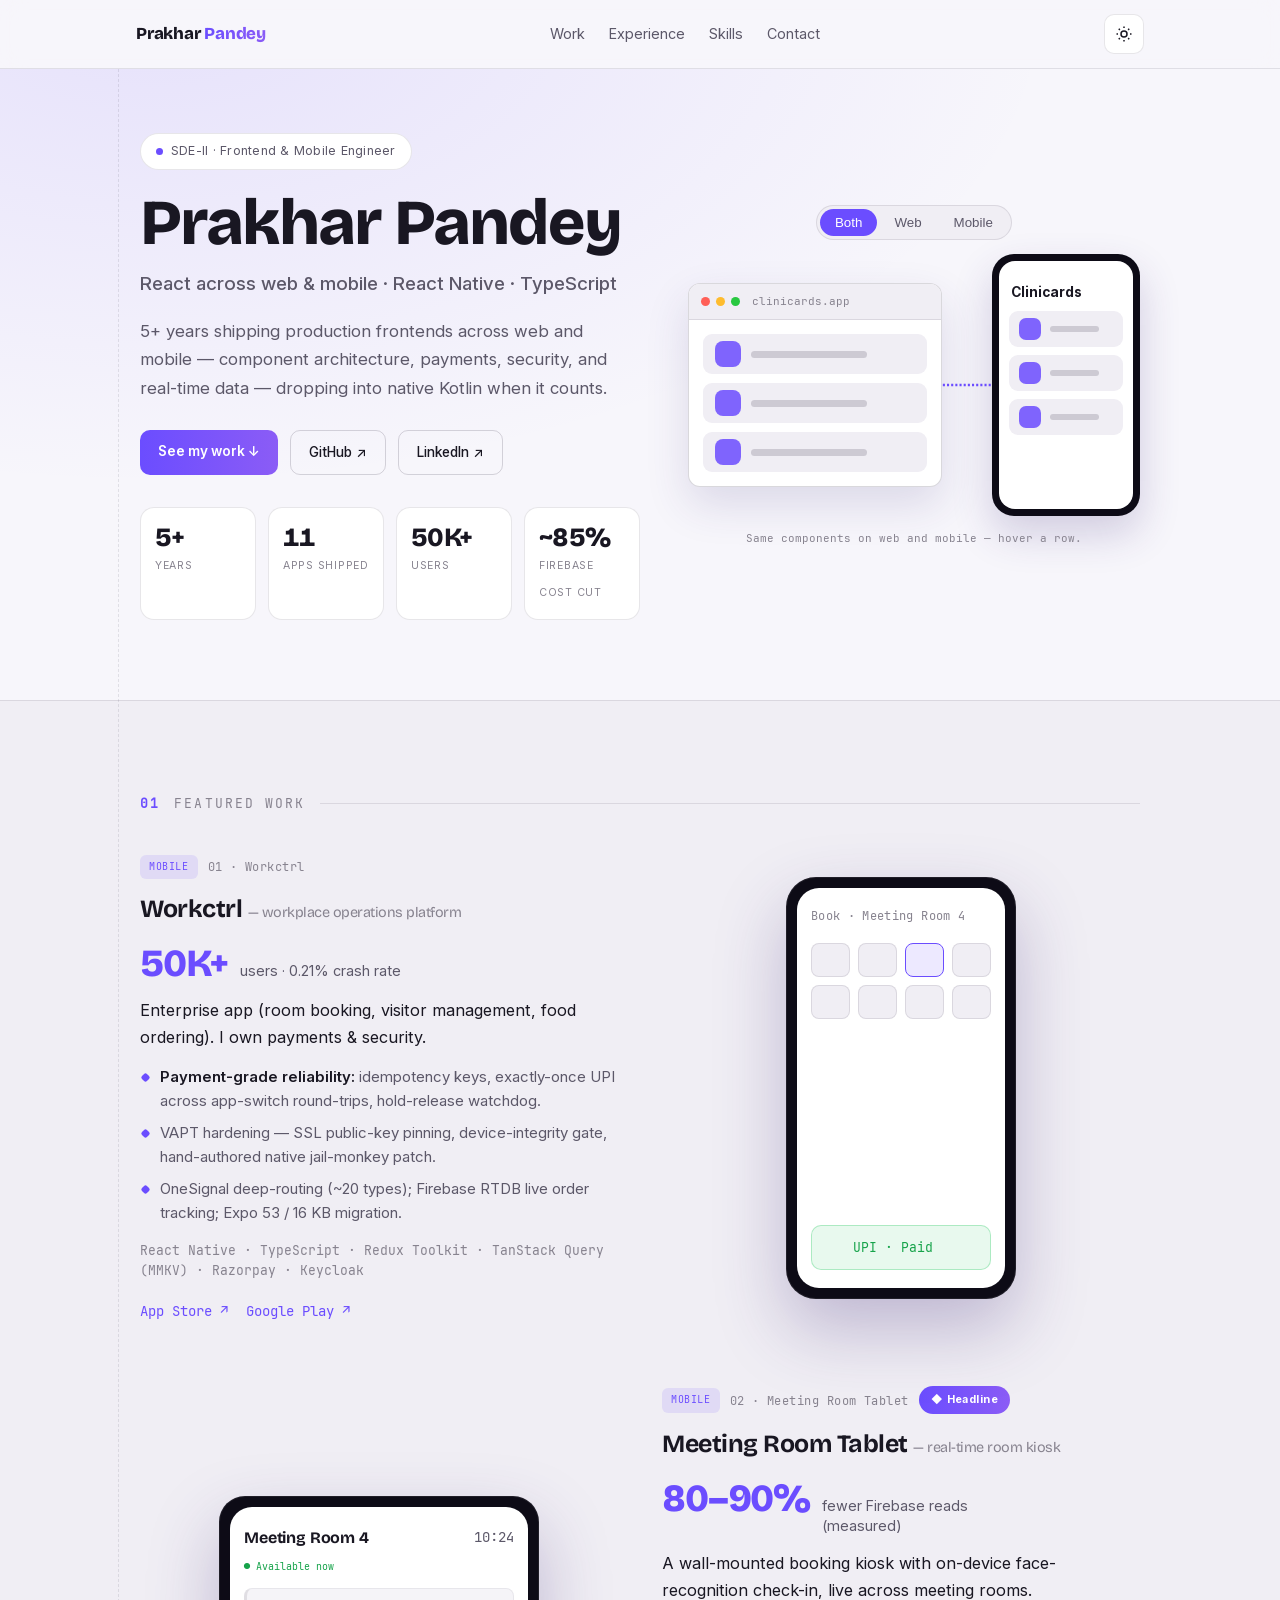
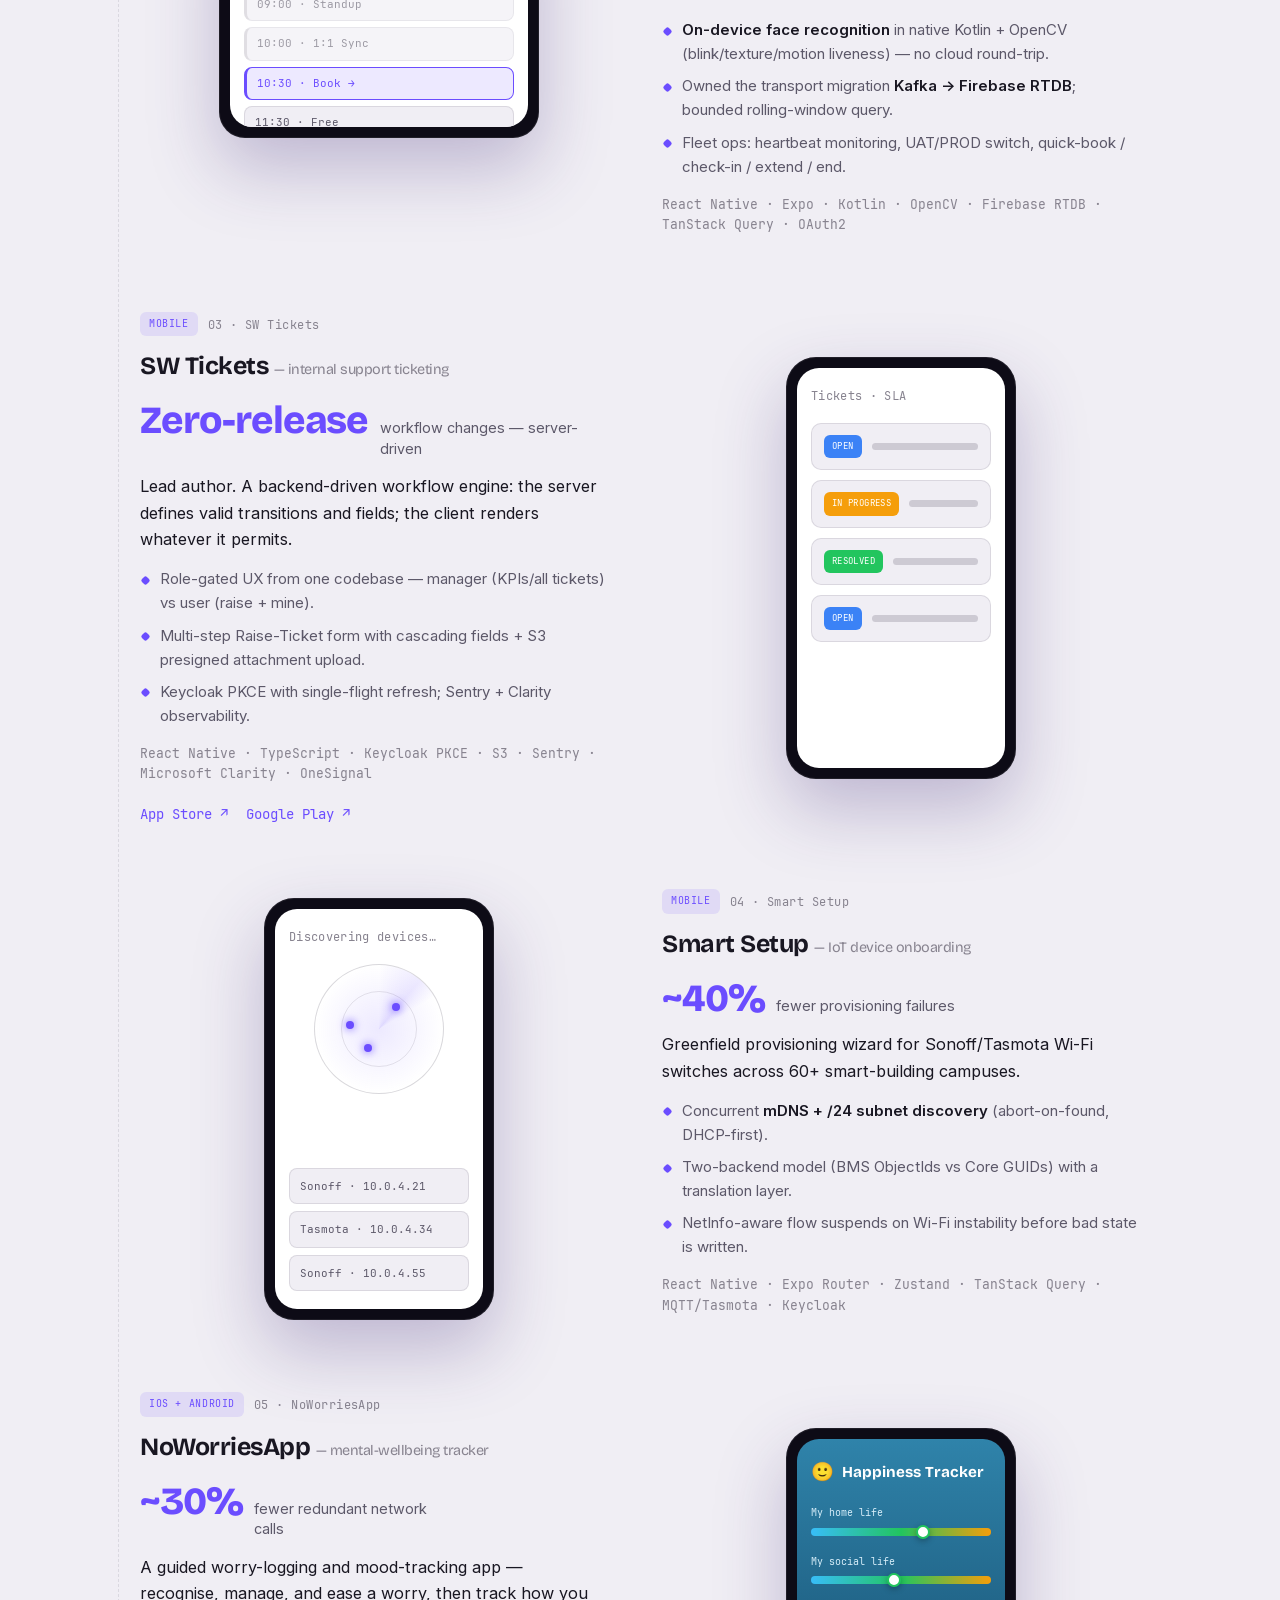
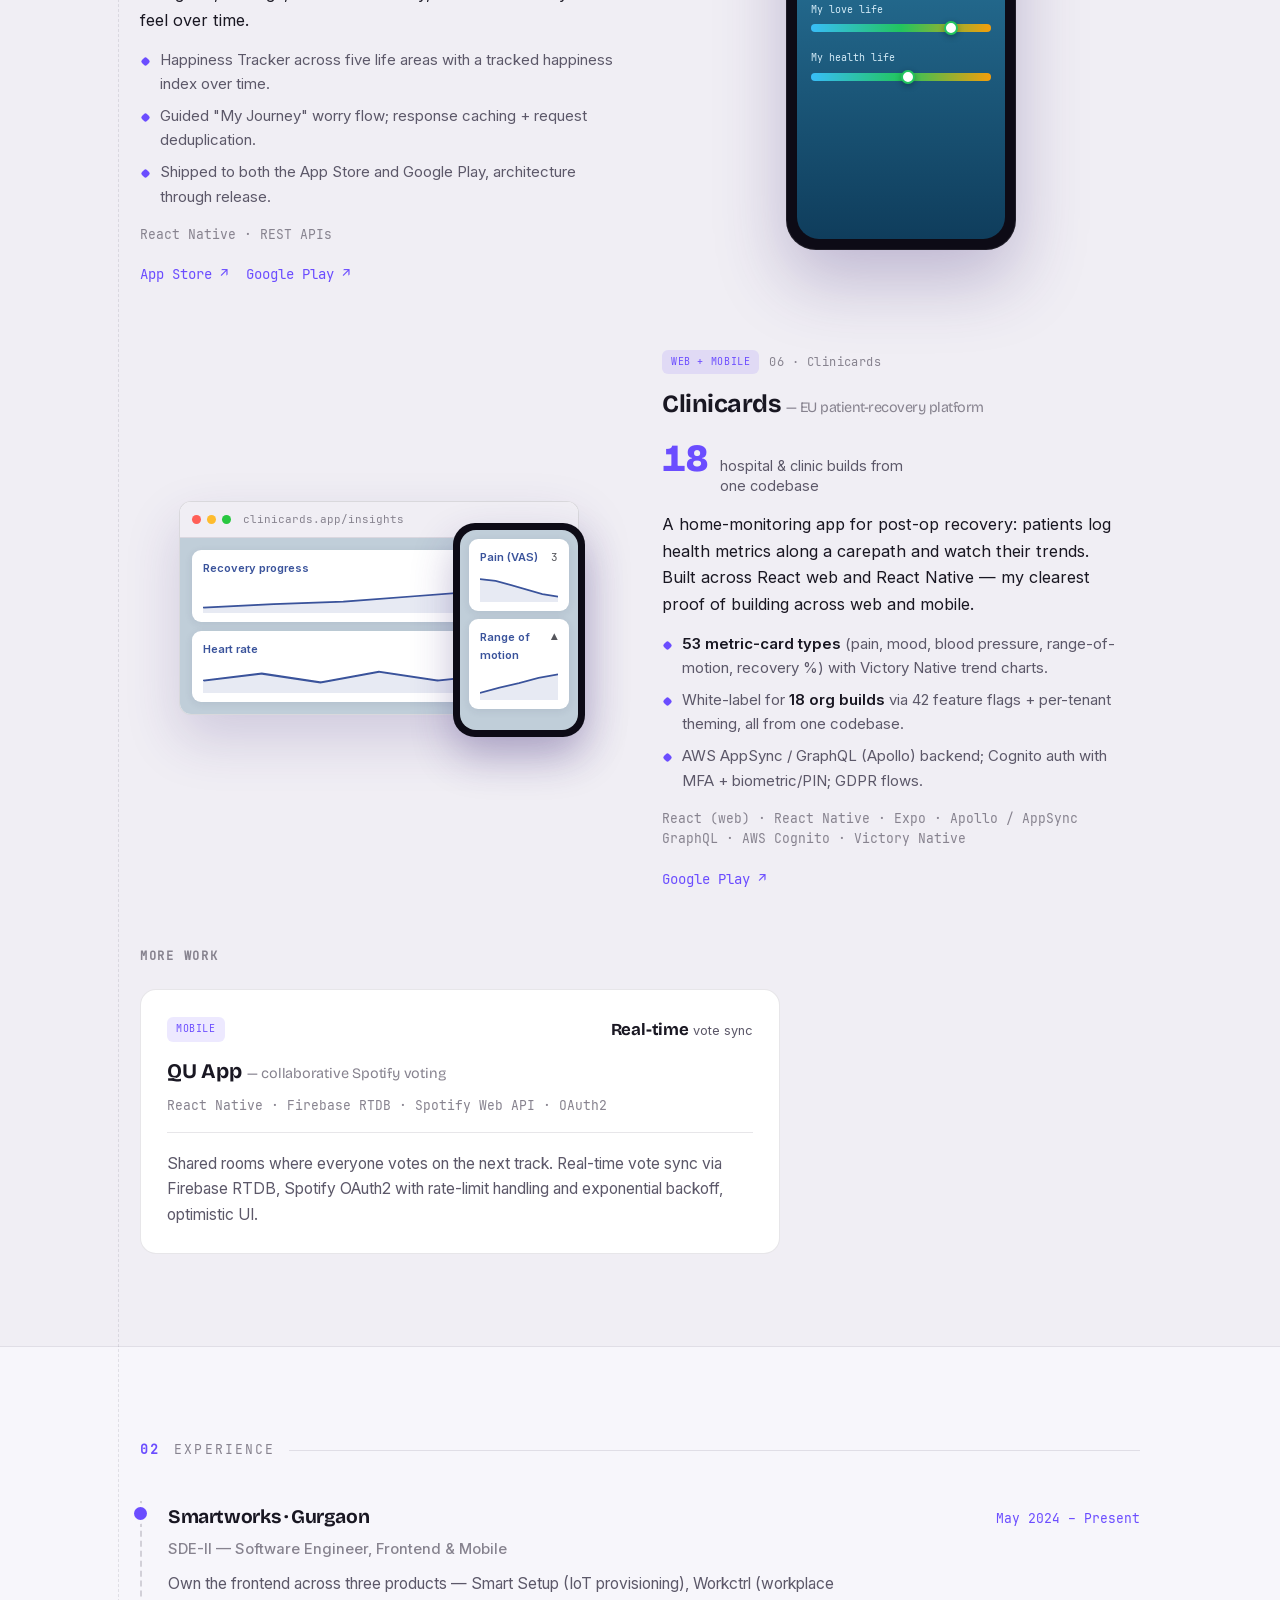
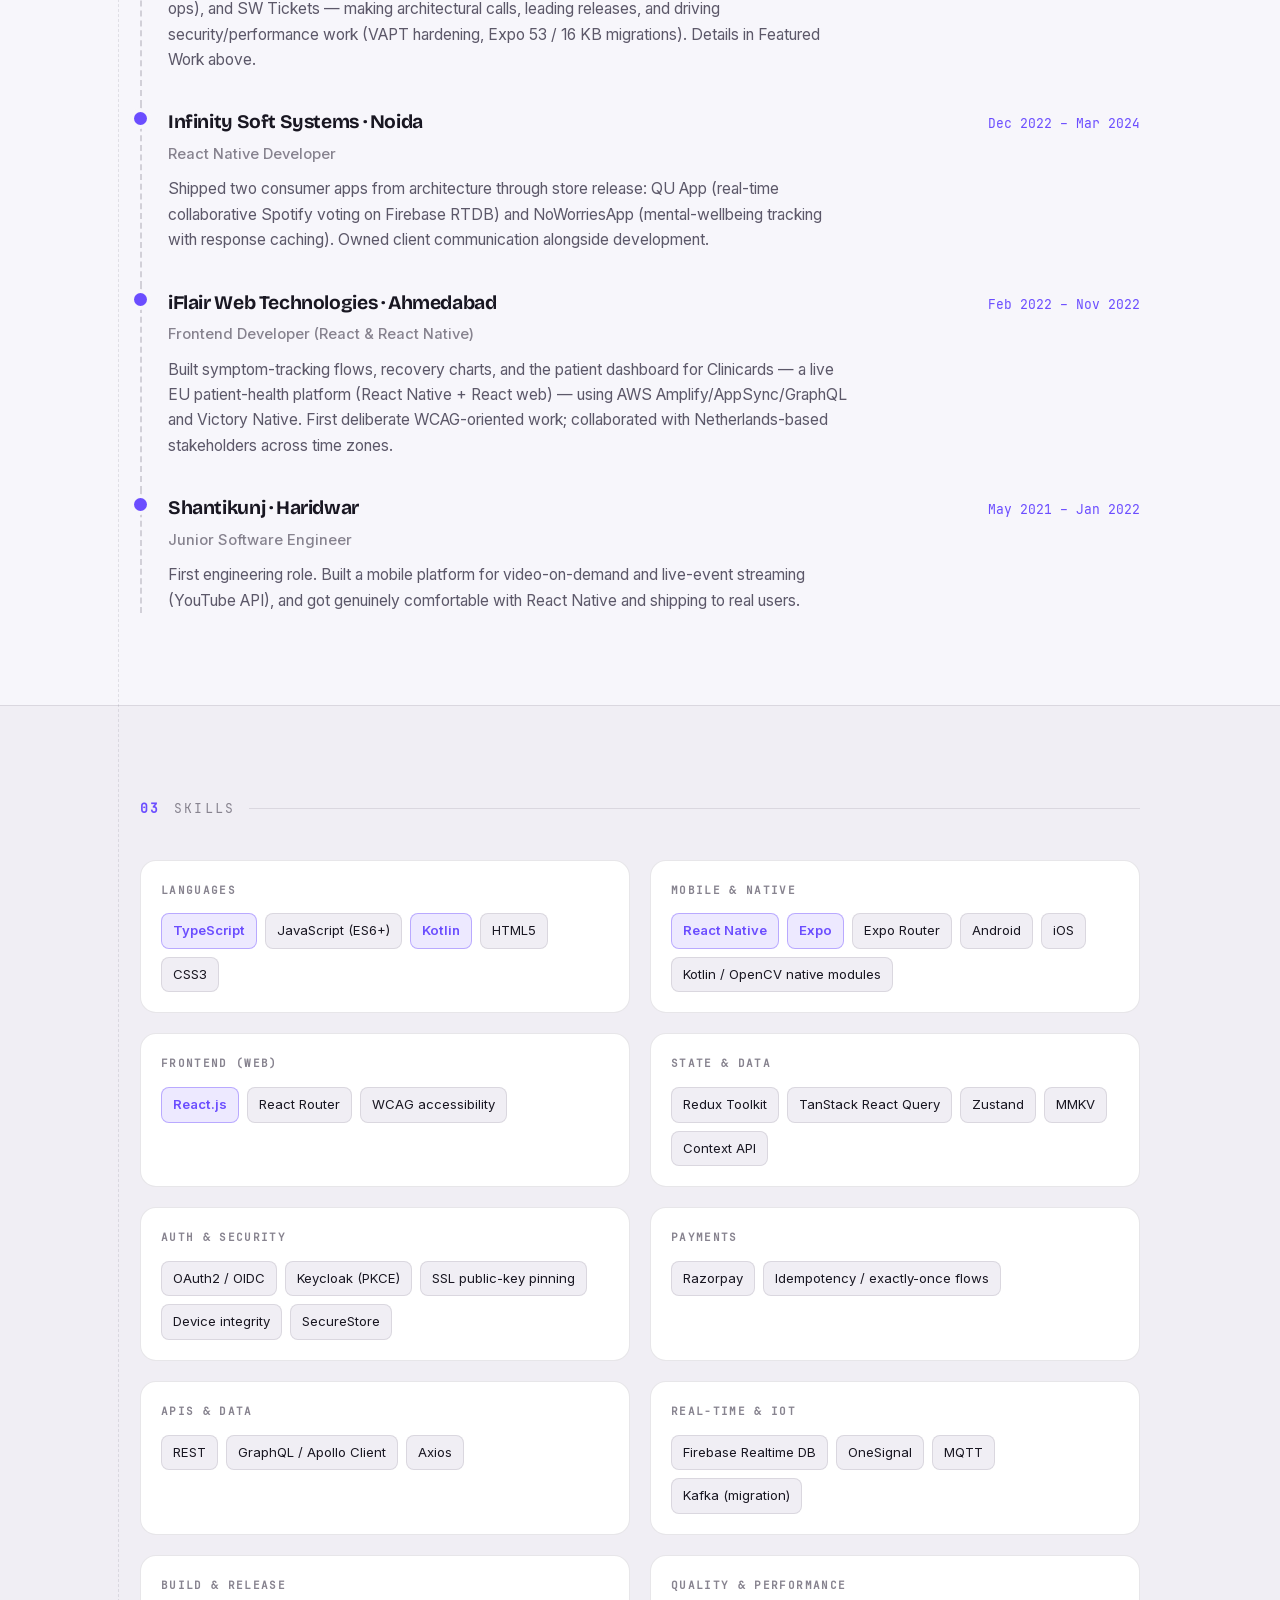
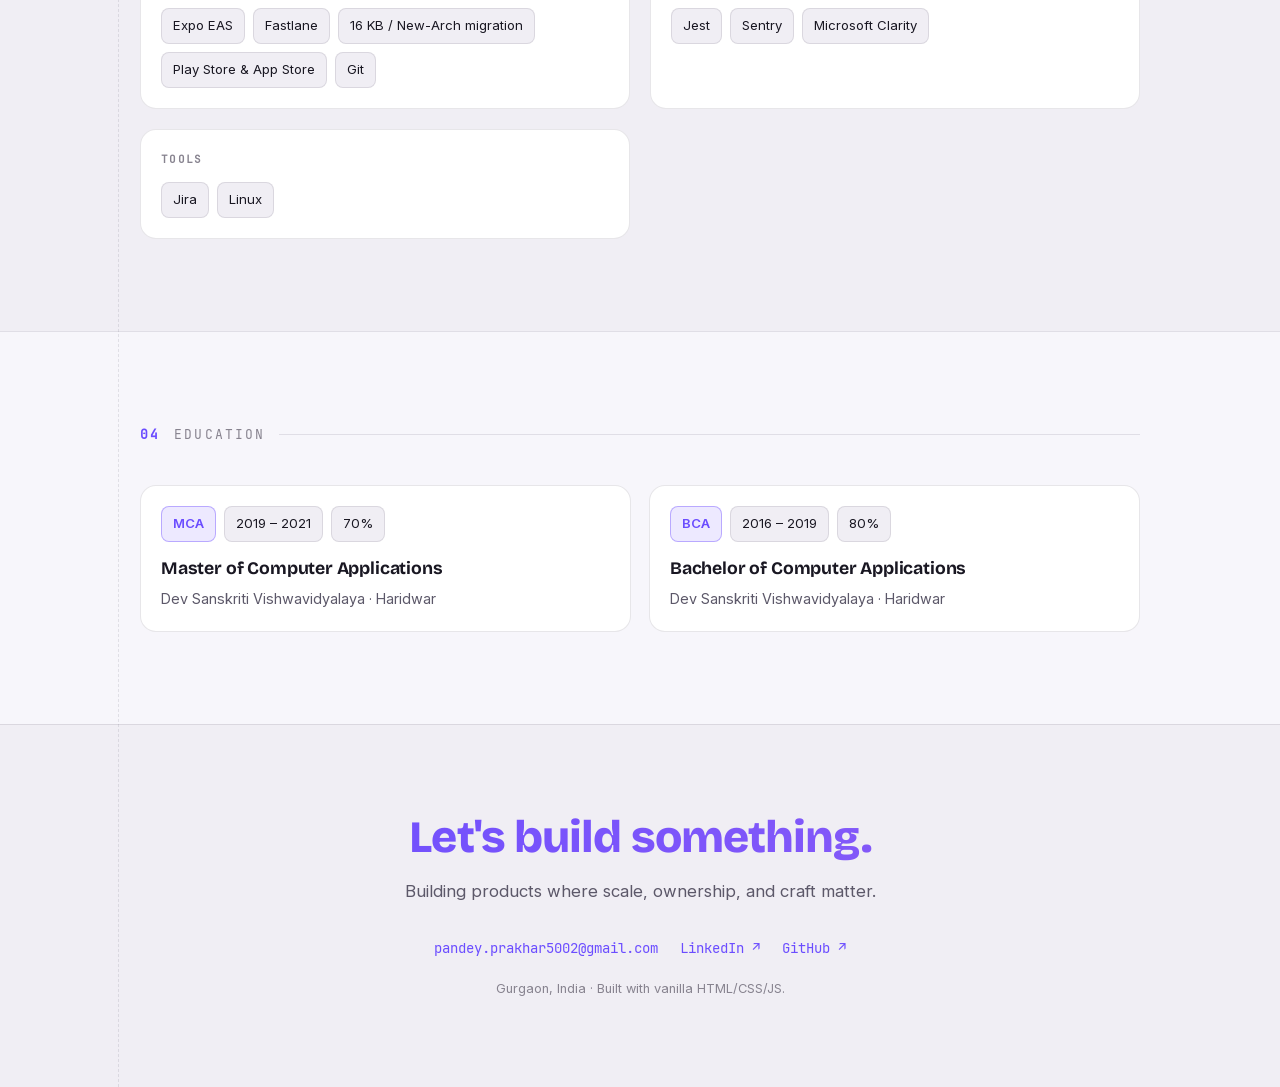
<file: index.html>
<!DOCTYPE html>
<html lang="en">
  <head>
    <meta charset="utf-8" />
    <meta name="viewport" content="width=device-width, initial-scale=1" />
    <meta name="description" content="Prakhar Pandey — SDE-II, Frontend & Cross-Platform Engineer. React, React Native, and TypeScript across web and mobile." />
    <meta name="author" content="Prakhar Pandey" />
    <meta name="theme-color" content="#f7f6fb" />
    <!-- Open Graph -->
    <meta property="og:type" content="website" />
    <meta property="og:title" content="Prakhar Pandey — SDE-II · Frontend & Cross-Platform Engineer" />
    <meta property="og:description" content="SDE-II · React, React Native & TypeScript. 5+ years shipping production apps across web and mobile." />
    <meta property="og:url" content="https://prakhar5002.github.io/" />
    <title>Prakhar Pandey — SDE-II · Frontend & Cross-Platform Engineer</title>
    <link rel="icon" type="image/x-icon" href="assets/img/favicon.ico" />
    <link href="css/styles.css" rel="stylesheet" />
    <noscript><style>.reveal,.reveal-row{opacity:1 !important;transform:none !important}</style></noscript>
  </head>
  <body id="page-top" data-theme="light">
    <nav class="nav" aria-label="Primary">
      <a class="nav-brand" href="#page-top">Prakhar<span class="gradient-text">Pandey</span></a>
      <ul class="nav-links">
        <li><a href="#projects">Work</a></li>
        <li><a href="#experience">Experience</a></li>
        <li><a href="#skills">Skills</a></li>
        <li><a href="#contact">Contact</a></li>
      </ul>
      <div class="nav-actions">
        <button id="theme-toggle" class="icon-btn" aria-label="Toggle light/dark theme" type="button">
          <svg class="icon-moon" aria-hidden="true" width="18" height="18" viewBox="0 0 24 24" fill="none" stroke="currentColor" stroke-width="2"><path d="M21 12.8A9 9 0 1 1 11.2 3a7 7 0 0 0 9.8 9.8Z"/></svg>
          <svg class="icon-sun" aria-hidden="true" width="18" height="18" viewBox="0 0 24 24" fill="none" stroke="currentColor" stroke-width="2"><circle cx="12" cy="12" r="4"/><path d="M12 2v2M12 20v2M2 12h2M20 12h2M5 5l1.5 1.5M17.5 17.5 19 19M19 5l-1.5 1.5M6.5 17.5 5 19"/></svg>
        </button>
      </div>
    </nav>
    <main>
      <section id="about" class="section hero">
        <div class="hero-split">
          <div class="hero-copy reveal">
            <p class="hero-eyebrow"><span class="dot"></span> SDE-II · Frontend &amp; Mobile Engineer</p>
            <h1 class="hero-name">Prakhar Pandey</h1>
            <p class="hero-role">React across web &amp; mobile · React Native · TypeScript</p>
            <p class="hero-lead">5+ years shipping production frontends across web and mobile — component
              architecture, payments, security, and real-time data — dropping into native Kotlin when it counts.</p>
            <div class="hero-cta">
              <a class="btn-cta" href="#projects">See my work ↓</a>
              <a class="btn-ghost" href="https://github.com/Prakhar5002" target="_blank" rel="noopener">GitHub ↗</a>
              <a class="btn-ghost" href="https://www.linkedin.com/in/prakhar-pandey-97532915a/" target="_blank" rel="noopener">LinkedIn ↗</a>
            </div>
            <div class="stat-tiles">
              <div class="stat"><span class="stat-n count" data-count="5" data-suffix="+" data-display="5+">5+</span><span class="stat-l">Years</span></div>
              <div class="stat"><span class="stat-n count" data-count="11" data-display="11">11</span><span class="stat-l">Apps shipped</span></div>
              <div class="stat"><span class="stat-n count" data-count="50" data-suffix="K+" data-display="50K+">50K+</span><span class="stat-l">Users</span></div>
              <div class="stat"><span class="stat-n count" data-count="85" data-prefix="~" data-suffix="%" data-display="~85%">~85%</span><span class="stat-l">Firebase cost cut</span></div>
            </div>
          </div>
          <div class="hero-stage reveal">
            <div class="seg" role="tablist" aria-label="Platform view">
              <button class="seg-btn is-on" data-view="both" role="tab" aria-selected="true" type="button">Both</button>
              <button class="seg-btn" data-view="web" role="tab" aria-selected="false" type="button">Web</button>
              <button class="seg-btn" data-view="mobile" role="tab" aria-selected="false" type="button">Mobile</button>
            </div>
            <div class="stage-frames" data-view="both" aria-hidden="true">
              <div class="mock-browser">
                <div class="mb-bar"><i></i><i></i><i></i><span class="mb-url">clinicards.app</span></div>
                <div class="mb-body">
                  <div class="mrow" data-sync="book"><span class="k"></span><span class="l"></span></div>
                  <div class="mrow" data-sync="order"><span class="k"></span><span class="l"></span></div>
                  <div class="mrow" data-sync="visitor"><span class="k"></span><span class="l"></span></div>
                </div>
              </div>
              <svg id="hero-wire" viewBox="0 0 120 20" preserveAspectRatio="none" aria-hidden="true">
                <path d="M2 10 H118" fill="none" stroke="var(--accent)" stroke-width="2" stroke-dasharray="5 5"/>
              </svg>
              <div class="mock-phone">
                <div class="mp-screen">
                  <div class="mp-top">Clinicards</div>
                  <div class="prow" data-sync="book"><span class="k"></span><span class="l"></span></div>
                  <div class="prow" data-sync="order"><span class="k"></span><span class="l"></span></div>
                  <div class="prow" data-sync="visitor"><span class="k"></span><span class="l"></span></div>
                </div>
              </div>
            </div>
            <p class="stage-cap">Same components on web and mobile — hover a row.</p>
          </div>
        </div>
      </section>

      <section id="projects" class="section reveal">
        <h2 class="section-label">Featured Work</h2>
        <div class="work">

          <!-- 01 · Workctrl -->
          <article class="work-row reveal-row" data-side="right">
            <div class="work-text">
              <div class="work-meta"><span class="ptag">Mobile</span><span class="work-idx">01 · Workctrl</span></div>
              <h3>Workctrl <span class="pcard-sub">— workplace operations platform</span></h3>
              <div class="work-metric"><span class="count" data-count="50" data-suffix="K+" data-display="50K+">50K+</span><em>users · 0.21% crash rate</em></div>
              <p class="work-lead">Enterprise app (room booking, visitor management, food ordering). I own payments &amp; security.</p>
              <ul class="work-points">
                <li><strong>Payment-grade reliability:</strong> idempotency keys, exactly-once UPI across app-switch round-trips, hold-release watchdog.</li>
                <li>VAPT hardening — SSL public-key pinning, device-integrity gate, hand-authored native jail-monkey patch.</li>
                <li>OneSignal deep-routing (~20 types); Firebase RTDB live order tracking; Expo 53 / 16 KB migration.</li>
              </ul>
              <p class="pcard-stack">React Native · TypeScript · Redux Toolkit · TanStack Query (MMKV) · Razorpay · Keycloak</p>
              <div class="pcard-links">
                <a href="https://apps.apple.com/us/app/workctrl/id6739703138" target="_blank" rel="noopener">App Store ↗</a>
                <a href="https://play.google.com/store/apps/details?id=com.sts.swmobile" target="_blank" rel="noopener">Google Play ↗</a>
              </div>
            </div>
            <div class="work-visual" data-tilt>
              <div class="device"><div class="dscreen viz-pay">
                <div class="dhead">Book · Meeting Room 4</div>
                <div class="slotgrid" aria-hidden="true"><span></span><span></span><span class="sel"></span><span></span><span></span><span></span><span></span><span></span></div>
                <div class="paid" aria-hidden="true"><svg class="check" viewBox="0 0 24 24" fill="none" stroke="currentColor" stroke-width="3"><path d="M4 12l5 5L20 6"/></svg> UPI · Paid</div>
              </div></div>
            </div>
          </article>

          <!-- 02 · Meeting Room Tablet -->
          <article class="work-row reveal-row" data-side="left">
            <div class="work-text">
              <div class="work-meta"><span class="ptag">Mobile</span><span class="work-idx">02 · Meeting Room Tablet</span><span class="pcard-badge">◆ Headline</span></div>
              <h3>Meeting Room Tablet <span class="pcard-sub">— real-time room kiosk</span></h3>
              <div class="work-metric"><span class="count" data-count="90" data-suffix="%" data-display="80–90%">80–90%</span><em>fewer Firebase reads (measured)</em></div>
              <p class="work-lead">A wall-mounted booking kiosk with on-device face-recognition check-in, live across meeting rooms.</p>
              <ul class="work-points">
                <li><strong>On-device face recognition</strong> in native Kotlin + OpenCV (blink/texture/motion liveness) — no cloud round-trip.</li>
                <li>Owned the transport migration <strong>Kafka → Firebase RTDB</strong>; bounded rolling-window query.</li>
                <li>Fleet ops: heartbeat monitoring, UAT/PROD switch, quick-book / check-in / extend / end.</li>
              </ul>
              <p class="pcard-stack">React Native · Expo · Kotlin · OpenCV · Firebase RTDB · TanStack Query · OAuth2</p>
            </div>
            <div class="work-visual" data-tilt>
              <div class="device tablet"><div class="dscreen viz-room">
                <div class="room-head"><div><b>Meeting Room 4</b><span class="free">● Available now</span></div><span class="clock">10:24</span></div>
                <div class="room-slots">
                  <div class="slot busy">09:00 · Standup</div>
                  <div class="slot busy">10:00 · 1:1 Sync</div>
                  <div class="slot now">10:30 · Book →</div>
                  <div class="slot">11:30 · Free</div>
                </div>
                <button class="room-book" type="button" tabindex="-1">Face check-in</button>
              </div></div>
            </div>
          </article>

          <!-- 03 · SW Tickets -->
          <article class="work-row reveal-row" data-side="right">
            <div class="work-text">
              <div class="work-meta"><span class="ptag">Mobile</span><span class="work-idx">03 · SW Tickets</span></div>
              <h3>SW Tickets <span class="pcard-sub">— internal support ticketing</span></h3>
              <div class="work-metric"><span class="worded">Zero-release</span><em>workflow changes — server-driven</em></div>
              <p class="work-lead">Lead author. A backend-driven workflow engine: the server defines valid transitions and fields; the client renders whatever it permits.</p>
              <ul class="work-points">
                <li>Role-gated UX from one codebase — manager (KPIs/all tickets) vs user (raise + mine).</li>
                <li>Multi-step Raise-Ticket form with cascading fields + S3 presigned attachment upload.</li>
                <li>Keycloak PKCE with single-flight refresh; Sentry + Clarity observability.</li>
              </ul>
              <p class="pcard-stack">React Native · TypeScript · Keycloak PKCE · S3 · Sentry · Microsoft Clarity · OneSignal</p>
              <div class="pcard-links">
                <a href="https://apps.apple.com/us/app/sw-tickets/id6504776362" target="_blank" rel="noopener">App Store ↗</a>
                <a href="https://play.google.com/store/apps/details?id=com.swticket" target="_blank" rel="noopener">Google Play ↗</a>
              </div>
            </div>
            <div class="work-visual" data-tilt>
              <div class="device"><div class="dscreen viz-tickets">
                <div class="dhead">Tickets · SLA</div>
                <ul class="dtix" aria-hidden="true">
                  <li><span class="pill open">Open</span><b></b></li>
                  <li><span class="pill prog">In&nbsp;progress</span><b></b></li>
                  <li><span class="pill done">Resolved</span><b></b></li>
                  <li><span class="pill open">Open</span><b></b></li>
                </ul>
              </div></div>
            </div>
          </article>

          <!-- 04 · Smart Setup -->
          <article class="work-row reveal-row" data-side="left">
            <div class="work-text">
              <div class="work-meta"><span class="ptag">Mobile</span><span class="work-idx">04 · Smart Setup</span></div>
              <h3>Smart Setup <span class="pcard-sub">— IoT device onboarding</span></h3>
              <div class="work-metric"><span class="count" data-count="40" data-prefix="~" data-suffix="%" data-display="~40%">~40%</span><em>fewer provisioning failures</em></div>
              <p class="work-lead">Greenfield provisioning wizard for Sonoff/Tasmota Wi-Fi switches across 60+ smart-building campuses.</p>
              <ul class="work-points">
                <li>Concurrent <strong>mDNS + /24 subnet discovery</strong> (abort-on-found, DHCP-first).</li>
                <li>Two-backend model (BMS ObjectIds vs Core GUIDs) with a translation layer.</li>
                <li>NetInfo-aware flow suspends on Wi-Fi instability before bad state is written.</li>
              </ul>
              <p class="pcard-stack">React Native · Expo Router · Zustand · TanStack Query · MQTT/Tasmota · Keycloak</p>
            </div>
            <div class="work-visual" data-tilt>
              <div class="device"><div class="dscreen viz-radar">
                <div class="dhead">Discovering devices…</div>
                <div class="radar" aria-hidden="true"><span class="sweep"></span><span class="blip b1"></span><span class="blip b2"></span><span class="blip b3"></span></div>
                <ul class="dfound"><li>Sonoff · 10.0.4.21</li><li>Tasmota · 10.0.4.34</li><li>Sonoff · 10.0.4.55</li></ul>
              </div></div>
            </div>
          </article>

          <!-- 05 · NoWorriesApp -->
          <article class="work-row reveal-row" data-side="right">
            <div class="work-text">
              <div class="work-meta"><span class="ptag">iOS + Android</span><span class="work-idx">05 · NoWorriesApp</span></div>
              <h3>NoWorriesApp <span class="pcard-sub">— mental-wellbeing tracker</span></h3>
              <div class="work-metric"><span class="count" data-count="30" data-prefix="~" data-suffix="%" data-display="~30%">~30%</span><em>fewer redundant network calls</em></div>
              <p class="work-lead">A guided worry-logging and mood-tracking app — recognise, manage, and ease a worry, then track how you feel over time.</p>
              <ul class="work-points">
                <li>Happiness Tracker across five life areas with a tracked happiness index over time.</li>
                <li>Guided "My Journey" worry flow; response caching + request deduplication.</li>
                <li>Shipped to both the App Store and Google Play, architecture through release.</li>
              </ul>
              <p class="pcard-stack">React Native · REST APIs</p>
              <div class="pcard-links">
                <a href="https://apps.apple.com/in/app/noworriesapp/id6450531547" target="_blank" rel="noopener">App Store ↗</a>
                <a href="https://play.google.com/store/apps/details?id=com.noworries" target="_blank" rel="noopener">Google Play ↗</a>
              </div>
            </div>
            <div class="work-visual" data-tilt>
              <div class="device"><div class="dscreen viz-happy">
                <div class="happy-head"><span class="smiley" aria-hidden="true">🙂</span> Happiness Tracker</div>
                <div class="hslider"><span>My home life</span><div class="htrack"><i style="left:62%"></i></div></div>
                <div class="hslider"><span>My social life</span><div class="htrack"><i style="left:46%"></i></div></div>
                <div class="hslider"><span>My love life</span><div class="htrack"><i style="left:78%"></i></div></div>
                <div class="hslider"><span>My health life</span><div class="htrack"><i style="left:54%"></i></div></div>
              </div></div>
            </div>
          </article>

          <!-- 06 · Clinicards (web + mobile capstone) -->
          <article class="work-row work-split reveal-row" data-side="left">
            <div class="work-text">
              <div class="work-meta"><span class="ptag">Web + Mobile</span><span class="work-idx">06 · Clinicards</span></div>
              <h3>Clinicards <span class="pcard-sub">— EU patient-recovery platform</span></h3>
              <div class="work-metric"><span class="count" data-count="18" data-display="18">18</span><em>hospital &amp; clinic builds from one codebase</em></div>
              <p class="work-lead">A home-monitoring app for post-op recovery: patients log health metrics along a carepath and watch their trends. Built across React web and React Native — my clearest proof of building across web and mobile.</p>
              <ul class="work-points">
                <li><strong>53 metric-card types</strong> (pain, mood, blood pressure, range-of-motion, recovery&nbsp;%) with Victory Native trend charts.</li>
                <li>White-label for <strong>18 org builds</strong> via 42 feature flags + per-tenant theming, all from one codebase.</li>
                <li>AWS AppSync / GraphQL (Apollo) backend; Cognito auth with MFA + biometric/PIN; GDPR flows.</li>
              </ul>
              <p class="pcard-stack">React (web) · React Native · Expo · Apollo / AppSync GraphQL · AWS Cognito · Victory Native</p>
              <div class="pcard-links"><a href="https://play.google.com/store/apps/details?id=nl.synappz.clinicards.iherstel" target="_blank" rel="noopener">Google Play ↗</a></div>
            </div>
            <div class="work-visual work-visual-split" data-tilt>
              <div class="split-viz">
                <div class="mock-browser">
                  <div class="mb-bar"><i></i><i></i><i></i><span class="mb-url">clinicards.app/insights</span></div>
                  <div class="mb-body viz-insights" aria-hidden="true">
                    <div class="ins-card">
                      <div class="ins-head"><span class="ins-t">Recovery progress</span><span class="ins-v">72%</span></div>
                      <svg class="ins-chart" viewBox="0 0 120 34" preserveAspectRatio="none"><polygon class="ar" points="0,34 0,28 24,24 48,21 72,15 96,9 120,4 120,34"/><polyline class="ln" points="0,28 24,24 48,21 72,15 96,9 120,4"/></svg>
                    </div>
                    <div class="ins-card">
                      <div class="ins-head"><span class="ins-t">Heart rate</span><span class="ins-v">72 bpm</span></div>
                      <svg class="ins-chart" viewBox="0 0 120 34" preserveAspectRatio="none"><polygon class="ar" points="0,34 0,20 20,12 40,22 60,10 80,20 100,13 120,17 120,34"/><polyline class="ln" points="0,20 20,12 40,22 60,10 80,20 100,13 120,17"/></svg>
                    </div>
                  </div>
                </div>
                <div class="mock-phone">
                  <div class="mp-screen viz-insights-m" aria-hidden="true">
                    <div class="ins-card">
                      <div class="ins-head"><span class="ins-t">Pain (VAS)</span><span class="ins-v">3</span></div>
                      <svg class="ins-chart" viewBox="0 0 120 34" preserveAspectRatio="none"><polygon class="ar" points="0,34 0,8 24,10 48,15 72,20 96,25 120,28 120,34"/><polyline class="ln" points="0,8 24,10 48,15 72,20 96,25 120,28"/></svg>
                    </div>
                    <div class="ins-card">
                      <div class="ins-head"><span class="ins-t">Range of motion</span><span class="ins-v">▲</span></div>
                      <svg class="ins-chart" viewBox="0 0 120 34" preserveAspectRatio="none"><polygon class="ar" points="0,34 0,26 30,20 60,15 90,9 120,5 120,34"/><polyline class="ln" points="0,26 30,20 60,15 90,9 120,5"/></svg>
                    </div>
                  </div>
                </div>
              </div>
            </div>
          </article>

        </div>

        <h3 class="work-more-label">More work</h3>
        <div class="projects-grid more-grid">
          <article class="pcard pcard-compact reveal-row">
            <div class="pcard-toprow"><span class="ptag">Mobile</span><span class="phero-metric"><b>Real-time</b> vote sync</span></div>
            <h3>QU App <span class="pcard-sub">— collaborative Spotify voting</span></h3>
            <p class="pcard-stack">React Native · Firebase RTDB · Spotify Web API · OAuth2</p>
            <p class="pcard-points-p">Shared rooms where everyone votes on the next track. Real-time vote sync via Firebase RTDB, Spotify OAuth2 with rate-limit handling and exponential backoff, optimistic UI.</p>
          </article>
        </div>
      </section>

      <section id="experience" class="section reveal">
        <h2 class="section-label">Experience</h2>
        <div class="xp-timeline">
          <div class="xp-item reveal-row">
            <div class="xp-head"><h3>Smartworks · Gurgaon</h3><span class="xp-date">May 2024 – Present</span></div>
            <p class="xp-role">SDE-II — Software Engineer, Frontend &amp; Mobile</p>
            <p class="xp-body">Own the frontend across three products — Smart Setup (IoT provisioning), Workctrl (workplace ops), and SW Tickets — making architectural calls, leading releases, and driving security/performance work (VAPT hardening, Expo 53 / 16 KB migrations). Details in Featured Work above.</p>
          </div>
          <div class="xp-item reveal-row">
            <div class="xp-head"><h3>Infinity Soft Systems · Noida</h3><span class="xp-date">Dec 2022 – Mar 2024</span></div>
            <p class="xp-role">React Native Developer</p>
            <p class="xp-body">Shipped two consumer apps from architecture through store release: QU App (real-time collaborative Spotify voting on Firebase RTDB) and NoWorriesApp (mental-wellbeing tracking with response caching). Owned client communication alongside development.</p>
          </div>
          <div class="xp-item reveal-row">
            <div class="xp-head"><h3>iFlair Web Technologies · Ahmedabad</h3><span class="xp-date">Feb 2022 – Nov 2022</span></div>
            <p class="xp-role">Frontend Developer (React &amp; React Native)</p>
            <p class="xp-body">Built symptom-tracking flows, recovery charts, and the patient dashboard for Clinicards — a live EU patient-health platform (React Native + React web) — using AWS Amplify/AppSync/GraphQL and Victory Native. First deliberate WCAG-oriented work; collaborated with Netherlands-based stakeholders across time zones.</p>
          </div>
          <div class="xp-item reveal-row">
            <div class="xp-head"><h3>Shantikunj · Haridwar</h3><span class="xp-date">May 2021 – Jan 2022</span></div>
            <p class="xp-role">Junior Software Engineer</p>
            <p class="xp-body">First engineering role. Built a mobile platform for video-on-demand and live-event streaming (YouTube API), and got genuinely comfortable with React Native and shipping to real users.</p>
          </div>
        </div>
      </section>

      <section id="skills" class="section reveal">
        <h2 class="section-label">Skills</h2>
        <div class="skills-grid">
          <div class="skill-group reveal-row"><h3>Languages</h3><div class="chips">
            <span class="chip key">TypeScript</span><span class="chip">JavaScript (ES6+)</span><span class="chip key">Kotlin</span><span class="chip">HTML5</span><span class="chip">CSS3</span>
          </div></div>
          <div class="skill-group reveal-row"><h3>Mobile &amp; Native</h3><div class="chips">
            <span class="chip key">React Native</span><span class="chip key">Expo</span><span class="chip">Expo Router</span><span class="chip">Android</span><span class="chip">iOS</span><span class="chip">Kotlin / OpenCV native modules</span>
          </div></div>
          <div class="skill-group reveal-row"><h3>Frontend (Web)</h3><div class="chips">
            <span class="chip key">React.js</span><span class="chip">React Router</span><span class="chip">WCAG accessibility</span>
          </div></div>
          <div class="skill-group reveal-row"><h3>State &amp; Data</h3><div class="chips">
            <span class="chip">Redux Toolkit</span><span class="chip">TanStack React Query</span><span class="chip">Zustand</span><span class="chip">MMKV</span><span class="chip">Context API</span>
          </div></div>
          <div class="skill-group reveal-row"><h3>Auth &amp; Security</h3><div class="chips">
            <span class="chip">OAuth2 / OIDC</span><span class="chip">Keycloak (PKCE)</span><span class="chip">SSL public-key pinning</span><span class="chip">Device integrity</span><span class="chip">SecureStore</span>
          </div></div>
          <div class="skill-group reveal-row"><h3>Payments</h3><div class="chips">
            <span class="chip">Razorpay</span><span class="chip">Idempotency / exactly-once flows</span>
          </div></div>
          <div class="skill-group reveal-row"><h3>APIs &amp; Data</h3><div class="chips">
            <span class="chip">REST</span><span class="chip">GraphQL / Apollo Client</span><span class="chip">Axios</span>
          </div></div>
          <div class="skill-group reveal-row"><h3>Real-Time &amp; IoT</h3><div class="chips">
            <span class="chip">Firebase Realtime DB</span><span class="chip">OneSignal</span><span class="chip">MQTT</span><span class="chip">Kafka (migration)</span>
          </div></div>
          <div class="skill-group reveal-row"><h3>Build &amp; Release</h3><div class="chips">
            <span class="chip">Expo EAS</span><span class="chip">Fastlane</span><span class="chip">16 KB / New-Arch migration</span><span class="chip">Play Store &amp; App Store</span><span class="chip">Git</span>
          </div></div>
          <div class="skill-group reveal-row"><h3>Quality &amp; Performance</h3><div class="chips">
            <span class="chip">Jest</span><span class="chip">Sentry</span><span class="chip">Microsoft Clarity</span>
          </div></div>
          <div class="skill-group reveal-row"><h3>Tools</h3><div class="chips">
            <span class="chip">Jira</span><span class="chip">Linux</span>
          </div></div>
        </div>
      </section>

      <section id="education" class="section reveal">
        <h2 class="section-label">Education</h2>
        <div class="edu-grid">
          <div class="edu-card reveal-row">
            <div class="chips edu-chips"><span class="chip key">MCA</span><span class="chip">2019 – 2021</span><span class="chip">70%</span></div>
            <h3>Master of Computer Applications</h3>
            <p class="edu-org">Dev Sanskriti Vishwavidyalaya · Haridwar</p>
          </div>
          <div class="edu-card reveal-row">
            <div class="chips edu-chips"><span class="chip key">BCA</span><span class="chip">2016 – 2019</span><span class="chip">80%</span></div>
            <h3>Bachelor of Computer Applications</h3>
            <p class="edu-org">Dev Sanskriti Vishwavidyalaya · Haridwar</p>
          </div>
        </div>
      </section>

      <footer id="contact" class="section footer reveal">
        <h2 class="footer-title gradient-text">Let's build something.</h2>
        <p class="footer-sub">Building products where scale, ownership, and craft matter.</p>
        <div class="footer-links">
          <a href="mailto:pandey.prakhar5002@gmail.com">pandey.prakhar5002@gmail.com</a>
          <a href="https://www.linkedin.com/in/prakhar-pandey-97532915a/" target="_blank" rel="noopener">LinkedIn ↗</a>
          <a href="https://github.com/Prakhar5002" target="_blank" rel="noopener">GitHub ↗</a>
        </div>
        <p class="footer-copy">Gurgaon, India · Built with vanilla HTML/CSS/JS.</p>
      </footer>
    </main>
    <script src="js/scripts.js" defer></script>
  </body>
</html>
</file>
<file: css/styles.css>
@font-face{font-family:'Inter';src:url('../assets/fonts/inter.woff2') format('woff2');
  font-weight:100 900;font-display:swap}
@font-face{font-family:'JetBrains Mono';src:url('../assets/fonts/jetbrains-mono.woff2') format('woff2');
  font-weight:400;font-display:swap}
@font-face{font-family:'Bricolage Grotesque';src:url('../assets/fonts/bricolage-grotesque.woff2') format('woff2');
  font-weight:400 800;font-display:swap}

/* ===== Reset ===== */
*,*::before,*::after{box-sizing:border-box;margin:0;padding:0}
html{scroll-behavior:smooth;font-size:100%;-webkit-text-size-adjust:100%}
img{max-width:100%;display:block}
a{color:inherit;text-decoration:none}
ul{list-style:none}
:focus-visible{outline:2px solid var(--accent-3);outline-offset:3px;border-radius:4px}

/* ===== Tokens (light default / primary) ===== */
:root{
  /* semantic */
  --ground:#f7f6fb; --surface:#ffffff; --surface-2:#f0eef4;
  --ink:#191722; --muted:#5c5869; --faint:#87838f;
  --accent:#6b4dff; --accent-soft:rgba(107,77,255,.12);
  --line:rgba(20,15,40,.10); --line-2:rgba(20,15,40,.16);
  --grad:linear-gradient(90deg,#6b4dff,#8b5cf6);        /* single accent-family, no rainbow in light */
  --grad-cta:linear-gradient(90deg,#6b4dff,#8b5cf6);
  --radius:16px; --maxw:1000px;
  --font-display:'Bricolage Grotesque','Inter',system-ui,sans-serif;
  --font-sans:'Inter',system-ui,-apple-system,"Segoe UI",Roboto,sans-serif;
  --font-mono:'JetBrains Mono',ui-monospace,Menlo,Consolas,monospace;
}
/* Legacy aliases → semantic. MUST be declared on body (not :root) so they
   recompute per theme: body[data-theme] redefines the semantic tokens on body,
   and these var() aliases resolve against body's values, not :root's. */
body{
  --bg:var(--ground); --band:var(--surface-2); --footer-bg:var(--surface-2);
  --card:var(--surface); --card-2:var(--surface-2);
  --border:var(--line); --border-strong:var(--line-2); --hairline:var(--line);
  --text:var(--ink); --text-2:var(--muted); --text-3:var(--faint);
  --accent-1:var(--accent); --accent-2:var(--accent); --accent-3:var(--accent);
  --link:var(--accent);
}
/* Dark: system preference before JS runs (JS then sets an explicit data-theme).
   Palette: slate navy + blue accent. */
@media (prefers-color-scheme: dark){
  :root{
    --ground:#0b1120; --surface:#111827; --surface-2:#1e293b;
    --ink:#f1f5f9; --muted:#cbd5e1; --faint:#94a3b8;
    --accent:#60a5fa; --accent-soft:rgba(59,130,246,.16);
    --line:rgba(148,163,184,.14); --line-2:rgba(148,163,184,.26);
    --grad:linear-gradient(90deg,#3b82f6,#93c5fd);
    --grad-cta:linear-gradient(90deg,#2563eb,#3b82f6);
  }
}
/* Manual dark toggle — wins over system because it's scoped to body */
body[data-theme="dark"]{
  --ground:#0b1120; --surface:#111827; --surface-2:#1e293b;
  --ink:#f1f5f9; --muted:#cbd5e1; --faint:#94a3b8;
  --accent:#60a5fa; --accent-soft:rgba(59,130,246,.16);
  --line:rgba(148,163,184,.14); --line-2:rgba(148,163,184,.26);
  --grad:linear-gradient(90deg,#3b82f6,#93c5fd);
  --grad-cta:linear-gradient(90deg,#2563eb,#3b82f6);
}
/* Manual light toggle — re-assert light so it beats a system-dark preference */
body[data-theme="light"]{
  --ground:#f7f6fb; --surface:#ffffff; --surface-2:#f0eef4;
  --ink:#191722; --muted:#5c5869; --faint:#87838f;
  --accent:#6b4dff; --accent-soft:rgba(107,77,255,.12);
  --line:rgba(20,15,40,.10); --line-2:rgba(20,15,40,.16);
  --grad:linear-gradient(90deg,#6b4dff,#8b5cf6);
  --grad-cta:linear-gradient(90deg,#6b4dff,#8b5cf6);
}

/* ===== Base ===== */
body{
  font-family:var(--font-sans);color:var(--text);background:var(--bg);
  font-size:1rem;line-height:1.65;min-height:100vh;
  -webkit-font-smoothing:antialiased;text-rendering:optimizeLegibility;
}
.gradient-text{background:var(--grad);-webkit-background-clip:text;background-clip:text;color:transparent}

/* ===== Display type (Bricolage Grotesque) ===== */
h1,h2,h3,.nav-brand,.hero-name,.footer-title,.stat-n{font-family:var(--font-display);letter-spacing:-.02em}
h1,.hero-name{text-wrap:balance}

/* ===== Section bands ===== */
main{counter-reset:sec;position:relative}
/* The "wire" spine — a dashed connector threading down the page (hidden on small screens) */
main::before{content:"";position:absolute;top:0;bottom:0;
  left:max(20px,calc((100% - var(--maxw)) / 2 - 22px));
  border-left:1.5px dashed var(--line-2);opacity:.6;pointer-events:none;z-index:2}
@media(max-width:960px){main::before{display:none}}
.section{
  width:100%;
  padding-block:92px;
  padding-inline:max(24px, calc((100% - var(--maxw)) / 2));
  border-top:1px solid var(--hairline);
  position:relative;z-index:1;
}
main > section:first-child{border-top:0}                 /* hero: no divider */
main > section:nth-of-type(even){background:var(--band)} /* projects, skills */

/* Section header: "01 ─ FEATURED WORK ─────" */
.section-label{
  counter-increment:sec;
  display:flex;align-items:center;gap:14px;
  font-family:var(--font-mono);font-size:.82rem;font-weight:500;
  letter-spacing:.16em;text-transform:uppercase;color:var(--text-3);
  margin:0 0 40px;
}
.section-label::before{content:counter(sec,decimal-leading-zero);color:var(--accent-3);font-weight:700}
.section-label::after{content:"";flex:1;height:1px;background:var(--border)}

/* ===== Nav + theme toggle ===== */
.nav{position:sticky;top:0;z-index:50;display:flex;align-items:center;justify-content:space-between;
  gap:16px;padding:14px max(20px, calc((100% - var(--maxw)) / 2 - 4px));
  backdrop-filter:blur(12px);background:color-mix(in srgb,var(--bg) 82%,transparent);
  border-bottom:1px solid var(--hairline)}
.nav-brand{font-weight:800;letter-spacing:-.01em;font-size:1.05rem}
.nav-brand span{margin-left:.3ch}
.nav-links{display:flex;gap:24px;font-size:.9rem;color:var(--text-2)}
.nav-links a{padding:4px 0;transition:color .15s}
.nav-links a:hover{color:var(--text)}
.nav-actions{display:flex;align-items:center;gap:12px}
.icon-btn{background:var(--card);border:1px solid var(--border);color:var(--text);
  width:40px;height:40px;border-radius:10px;display:grid;place-items:center;cursor:pointer;transition:border-color .15s}
.icon-btn:hover{border-color:var(--accent-1)}
body[data-theme="dark"] .icon-sun{display:none}
body[data-theme="light"] .icon-moon{display:none}
.btn-cta{background:var(--grad-cta);color:#fff;font-weight:600;font-size:.85rem;
  padding:10px 18px;border-radius:10px;cursor:pointer;transition:filter .15s,transform .15s}
.btn-cta:hover{filter:brightness(1.08);transform:translateY(-1px)}

/* ===== Hero (split: copy + browser/phone/wire stage) ===== */
.hero{padding-block:64px 80px;
  background:radial-gradient(900px 480px at 12% -10%,var(--accent-soft),transparent),var(--ground)}
.hero-split{display:grid;grid-template-columns:1.05fr .95fr;gap:48px;align-items:center}
.hero-copy{text-align:left}
.hero-eyebrow{display:inline-flex;align-items:center;gap:8px;font-size:.78rem;letter-spacing:.02em;
  padding:7px 15px;border-radius:999px;background:var(--surface);border:1px solid var(--line);color:var(--muted)}
.hero-eyebrow .dot{width:7px;height:7px;border-radius:50%;background:var(--accent)}
.hero-name{font-size:clamp(2.4rem,6vw,4rem);font-weight:800;letter-spacing:-.03em;margin:20px 0 12px;line-height:1.03;color:var(--ink)}
.hero-role{font-size:clamp(1rem,2.2vw,1.18rem);color:var(--muted);font-weight:500}
.hero-lead{max-width:52ch;margin:18px 0 0;color:var(--muted);font-size:1.05rem;line-height:1.7}
.hero-cta{display:flex;gap:12px;flex-wrap:wrap;margin-top:28px}
.btn-ghost{border:1px solid var(--line-2);padding:10px 18px;border-radius:10px;font-size:.85rem;
  color:var(--ink);font-weight:500;transition:border-color .15s,background .15s}
.btn-ghost:hover{border-color:var(--accent);background:var(--surface)}
.stat-tiles{display:grid;grid-template-columns:repeat(4,1fr);gap:12px;margin:32px 0 0}
.stat{background:var(--surface);border:1px solid var(--line);border-radius:14px;padding:16px 14px;text-align:left}
.stat-n{display:block;font-size:1.65rem;font-weight:800;line-height:1;color:var(--ink);font-variant-numeric:tabular-nums}
.stat-l{font-size:.66rem;text-transform:uppercase;letter-spacing:.07em;color:var(--faint);margin-top:6px}

/* stage */
.hero-stage{display:flex;flex-direction:column;align-items:center;gap:14px}
.seg{display:inline-flex;gap:2px;background:var(--surface-2);border:1px solid var(--line);border-radius:999px;
  padding:3px;font-family:var(--font-mono);font-size:.72rem}
.seg-btn{border:0;background:none;color:var(--muted);padding:6px 15px;border-radius:999px;cursor:pointer;transition:.15s}
.seg-btn.is-on{background:var(--accent);color:#fff}
.stage-frames{display:grid;grid-template-columns:1fr auto auto;align-items:center;width:100%}
.mock-browser{border-radius:12px;overflow:hidden;border:1px solid var(--line-2);background:var(--surface);
  box-shadow:0 18px 44px rgba(60,40,120,.14);transition:opacity .25s,filter .25s}
.mb-bar{display:flex;align-items:center;gap:6px;padding:9px 12px;background:var(--surface-2);border-bottom:1px solid var(--line)}
.mb-bar i{width:9px;height:9px;border-radius:50%;background:var(--line-2)}
.mb-bar i:nth-child(1){background:#ff5f57}.mb-bar i:nth-child(2){background:#febc2e}.mb-bar i:nth-child(3){background:#28c840}
.mb-url{font-family:var(--font-mono);font-size:.66rem;color:var(--faint);margin-left:6px}
.mb-body{padding:14px}
.mrow{display:flex;align-items:center;gap:10px;height:40px;border-radius:9px;background:var(--surface-2);
  margin-bottom:9px;padding:0 12px;transition:background .2s,box-shadow .2s}
.mrow:last-child{margin-bottom:0}
.mrow .k{width:26px;height:26px;border-radius:8px;background:var(--accent);opacity:.85;flex:none}
.mrow .l{height:7px;border-radius:4px;background:var(--line-2);width:58%}
#hero-wire{width:50px;height:24px;overflow:visible;transform:scaleX(0);transform-origin:left center;
  transition:transform .9s ease .2s}
#hero-wire.draw{transform:scaleX(1)}
.mock-phone{width:148px;border-radius:22px;padding:7px;background:#0d0b16;
  box-shadow:0 18px 40px rgba(60,40,120,.2);transition:opacity .25s,filter .25s}
.mp-screen{background:var(--surface);border-radius:16px;height:248px;overflow:hidden;padding-top:4px}
.mp-top{padding:16px 12px 8px;font-weight:700;font-size:.85rem;color:var(--ink)}
.prow{display:flex;align-items:center;gap:9px;height:36px;border-radius:9px;background:var(--surface-2);
  margin:0 10px 8px;padding:0 10px;transition:background .2s,box-shadow .2s}
.prow .k{width:22px;height:22px;border-radius:7px;background:var(--accent);opacity:.85;flex:none}
.prow .l{height:6px;border-radius:3px;background:var(--line-2);width:52%}
.stage-frames[data-view="web"] .mock-phone{opacity:.3;filter:saturate(.3)}
.stage-frames[data-view="mobile"] .mock-browser{opacity:.3;filter:saturate(.3)}
.mrow.synced,.prow.synced{background:var(--accent-soft);box-shadow:inset 0 0 0 1px var(--accent)}
.stage-cap{font-family:var(--font-mono);font-size:.68rem;color:var(--faint);text-align:center}
@media(max-width:820px){
  .hero-split{grid-template-columns:1fr;gap:34px}
  .hero-stage{align-items:flex-start}
  .stat-tiles{grid-template-columns:repeat(2,1fr)}
}

/* ===== Featured projects ===== */
.projects-grid{display:grid;grid-template-columns:1fr 1fr;gap:22px}
.pcard{background:var(--card);border:1px solid var(--border);border-radius:var(--radius);
  padding:26px;transition:transform .18s ease,border-color .18s ease,box-shadow .18s ease}
.pcard:hover{transform:translateY(-4px);border-color:var(--border-strong);box-shadow:0 14px 34px rgba(0,0,0,.28)}
body[data-theme="light"] .pcard:hover{box-shadow:0 14px 34px rgba(80,50,160,.12)}
.pcard h3{font-size:1.3rem;font-weight:700;letter-spacing:-.01em;margin-bottom:6px;color:var(--text)}
.pcard-sub{color:var(--text-3);font-size:.9rem;font-weight:400}
.pcard-stack{font-family:var(--font-mono);font-size:.8rem;color:var(--text-3);
  margin-bottom:18px;line-height:1.6;padding-bottom:16px;border-bottom:1px solid var(--hairline)}
.pcard-points{padding-left:20px;list-style:disc}
.pcard-points li{font-size:.98rem;color:var(--text-2);margin-bottom:10px;line-height:1.62}
.pcard-points li::marker{color:var(--accent-1)}
.pcard-points li strong{color:var(--text);font-weight:600}
.pcard-points li:last-child{margin-bottom:0}
.pcard-points-p{font-size:.98rem;color:var(--text-2);line-height:1.62}
.pcard-featured{grid-column:1/-1;background:var(--card-2);
  border-color:rgba(167,139,250,.42);box-shadow:0 0 0 1px rgba(167,139,250,.12)}
body[data-theme="light"] .pcard-featured{background:var(--card-2);border-color:rgba(109,40,217,.28)}
.pcard-badge{float:right;font-size:.68rem;font-weight:700;letter-spacing:.04em;color:#fff;
  background:var(--grad-cta);padding:5px 12px;border-radius:999px}
.pcard-metrics{display:flex;gap:10px;flex-wrap:wrap;margin-top:18px}
.mini{font-size:.78rem;color:var(--text-2);background:var(--card);border:1px solid var(--border);
  border-radius:9px;padding:8px 12px}
body[data-theme="light"] .mini{background:#fff}
.mini b{color:var(--accent-3);font-weight:700}
.pcard-links{margin-top:18px;display:flex;gap:18px;font-size:.85rem;font-family:var(--font-mono)}
.pcard-links a{color:var(--link);font-weight:500;transition:opacity .15s}
.pcard-links a:hover{text-decoration:underline}
@media(max-width:760px){.projects-grid{grid-template-columns:1fr}}
/* platform tags + hero metric + Clinicards mini-split */
.pcard-toprow{display:flex;align-items:center;justify-content:space-between;gap:12px;margin-bottom:12px}
.ptag{font-family:var(--font-mono);font-size:.64rem;letter-spacing:.06em;text-transform:uppercase;
  color:var(--accent);background:var(--accent-soft);border-radius:6px;padding:4px 9px;white-space:nowrap}
.phero-metric{font-size:.8rem;color:var(--muted);text-align:right}
.phero-metric b{font-family:var(--font-display);font-size:1.05rem;color:var(--ink);letter-spacing:-.01em}
.pcard-badge{float:none}
.mini-split{display:flex;align-items:center;gap:7px}
.mini-browser{width:56px;height:38px;border-radius:6px;border:1px solid var(--line-2);background:var(--surface-2);position:relative}
.mini-browser::before{content:"";position:absolute;top:0;left:0;right:0;height:8px;background:var(--line);border-radius:5px 5px 0 0}
.mini-wire{width:14px;border-top:1.5px dashed var(--accent)}
.mini-phone{width:23px;height:38px;border-radius:6px;border:1px solid var(--line-2);background:var(--surface-2)}

/* ===== Featured Work — animated case-study rows ===== */
.work{display:flex;flex-direction:column;gap:64px;margin-bottom:56px}
.work-row{display:grid;grid-template-columns:1fr 1fr;gap:44px;align-items:center}
.work-row[data-side="left"] .work-visual{order:-1}
.work-meta{display:flex;align-items:center;gap:10px;flex-wrap:wrap;margin-bottom:10px}
.work-idx{font-family:var(--font-mono);font-size:.72rem;color:var(--faint);letter-spacing:.04em}
.work-text h3{font-size:1.55rem;letter-spacing:-.02em;margin-bottom:14px;color:var(--ink)}
.work-metric{display:flex;align-items:baseline;gap:12px;margin-bottom:14px}
.work-metric .count,.work-metric .worded{font-family:var(--font-display);font-weight:800;
  font-size:2.4rem;line-height:1;letter-spacing:-.03em;color:var(--accent);font-variant-numeric:tabular-nums}
.work-metric em{font-style:normal;color:var(--muted);font-size:.9rem;max-width:22ch;line-height:1.4}
.work-lead{color:var(--ink);font-size:1.02rem;margin-bottom:14px;max-width:46ch}
.work-points{list-style:none;padding:0;margin:0 0 16px}
.work-points li{position:relative;padding-left:20px;color:var(--muted);font-size:.94rem;line-height:1.6;margin-bottom:8px}
.work-points li::before{content:"";position:absolute;left:2px;top:.62em;width:7px;height:7px;border-radius:2px;
  background:var(--accent);transform:rotate(45deg)}
.work-points li strong{color:var(--ink);font-weight:600}
.work-text .pcard-stack{border-bottom:0;padding-bottom:0;margin-bottom:12px}

/* device + screens */
.work-visual{display:flex;justify-content:center;perspective:1000px}
.device{width:230px;border-radius:30px;padding:11px;background:#0d0b16;
  box-shadow:0 30px 70px rgba(60,40,120,.28),inset 0 0 0 1px rgba(255,255,255,.08);
  transform:rotateX(var(--ry,0deg)) rotateY(var(--rx,0deg));transition:transform .2s ease;
  animation:float 6s ease-in-out infinite;will-change:transform}
.dscreen{background:var(--surface);border-radius:22px;height:400px;overflow:hidden;position:relative;
  padding:18px 14px;display:flex;flex-direction:column;gap:12px}
.dhead{font-family:var(--font-mono);font-size:.72rem;color:var(--faint);letter-spacing:.03em}
@keyframes float{0%,100%{translate:0 0}50%{translate:0 -9px}}

/* radar — Smart Setup */
.viz-radar .radar{position:relative;width:130px;height:130px;margin:6px auto;border-radius:50%;
  border:1px solid var(--line-2);background:radial-gradient(circle,var(--accent-soft),transparent 70%)}
.viz-radar .radar::before{content:"";position:absolute;inset:26px;border-radius:50%;border:1px solid var(--line)}
.viz-radar .sweep{position:absolute;inset:0;border-radius:50%;
  background:conic-gradient(from 0deg,transparent 0deg,var(--accent-soft) 40deg,transparent 60deg);
  animation:spin 2.6s linear infinite}
.viz-radar .blip{position:absolute;width:8px;height:8px;border-radius:50%;background:var(--accent);
  box-shadow:0 0 8px var(--accent);animation:blip 2.6s ease-in-out infinite}
.viz-radar .b1{top:30%;left:60%;animation-delay:.3s}.viz-radar .b2{top:62%;left:38%;animation-delay:1s}
.viz-radar .b3{top:44%;left:24%;animation-delay:1.7s}
@keyframes spin{to{transform:rotate(360deg)}}
@keyframes blip{0%,100%{opacity:.25;transform:scale(.7)}50%{opacity:1;transform:scale(1.1)}}
.dfound{list-style:none;padding:0;margin:auto 0 0;display:flex;flex-direction:column;gap:7px}
.dfound li{font-family:var(--font-mono);font-size:.7rem;color:var(--muted);background:var(--surface-2);
  border:1px solid var(--line);border-radius:8px;padding:8px 10px}

/* face scan — Meeting Room */
.viz-scan .face{position:relative;width:120px;height:120px;margin:8px auto;border-radius:14px;
  background:var(--surface-2);overflow:hidden}
.viz-scan .br{position:absolute;width:20px;height:20px;border:2px solid var(--accent)}
.viz-scan .tl{top:10px;left:10px;border-right:0;border-bottom:0}
.viz-scan .tr{top:10px;right:10px;border-left:0;border-bottom:0}
.viz-scan .bl{bottom:10px;left:10px;border-right:0;border-top:0}
.viz-scan .rb{bottom:10px;right:10px;border-left:0;border-top:0}
.viz-scan .scanline{position:absolute;left:8px;right:8px;height:2px;background:var(--accent);
  box-shadow:0 0 10px var(--accent);animation:scan 2.4s ease-in-out infinite}
@keyframes scan{0%,100%{top:14px}50%{top:104px}}
.dslots{list-style:none;padding:0;margin:auto 0 0;display:flex;flex-direction:column;gap:7px}
.dslots li{font-family:var(--font-mono);font-size:.7rem;color:var(--muted);border:1px solid var(--line);
  border-radius:8px;padding:8px 10px;background:var(--surface-2)}
.dslots li.busy{border-left:3px solid var(--accent);color:var(--ink)}

/* tickets — SW Tickets */
.viz-tickets .dtix{list-style:none;padding:0;margin:6px 0 0;display:flex;flex-direction:column;gap:10px}
.viz-tickets .dtix li{display:flex;align-items:center;gap:10px;background:var(--surface-2);
  border:1px solid var(--line);border-radius:10px;padding:11px 12px}
.viz-tickets .dtix b{flex:1;height:7px;border-radius:4px;background:var(--line-2)}
.pill{font-family:var(--font-mono);font-size:.58rem;text-transform:uppercase;letter-spacing:.04em;
  padding:4px 8px;border-radius:6px;color:#fff;position:relative;overflow:hidden;white-space:nowrap}
.pill.open{background:#3b82f6}.pill.prog{background:#f59e0b}.pill.done{background:#22c55e}
.pill::after{content:"";position:absolute;inset:0;background:linear-gradient(90deg,transparent,rgba(255,255,255,.5),transparent);
  transform:translateX(-100%);animation:shimmer 2.6s ease-in-out infinite}
@keyframes shimmer{60%,100%{transform:translateX(120%)}}

/* payment — Workctrl */
.viz-pay .slotgrid{display:grid;grid-template-columns:repeat(4,1fr);gap:8px;margin:6px 0}
.viz-pay .slotgrid span{height:34px;border-radius:8px;background:var(--surface-2);border:1px solid var(--line)}
.viz-pay .slotgrid .sel{background:var(--accent-soft);border-color:var(--accent);animation:pulse 2s ease-in-out infinite}
@keyframes pulse{0%,100%{box-shadow:0 0 0 0 var(--accent-soft)}50%{box-shadow:0 0 0 5px transparent}}
.viz-pay .paid{margin-top:auto;display:flex;align-items:center;gap:9px;font-family:var(--font-mono);
  font-size:.8rem;color:#16a34a;background:rgba(34,197,94,.1);border:1px solid rgba(34,197,94,.3);
  border-radius:10px;padding:11px 12px}
.viz-pay .check{width:20px;height:20px;flex:none}
.viz-pay .check path{stroke-dasharray:30;stroke-dashoffset:30;animation:draw 2.4s ease .3s infinite}
@keyframes draw{0%{stroke-dashoffset:30}30%,100%{stroke-dashoffset:0}}

/* tablet — Meeting Room booking kiosk */
.device.tablet{width:320px;border-radius:26px}
.tablet .dscreen{height:220px}
.viz-room{gap:10px}
.room-head{display:flex;justify-content:space-between;align-items:flex-start;gap:10px}
.room-head b{font-family:var(--font-display);font-size:1rem;color:var(--ink);display:block;letter-spacing:-.01em}
.room-head .free{font-family:var(--font-mono);font-size:.62rem;color:#16a34a}
.room-head .clock{font-family:var(--font-mono);font-size:.9rem;color:var(--muted);font-variant-numeric:tabular-nums}
.room-slots{display:flex;flex-direction:column;gap:6px;flex:1}
.room-slots .slot{font-family:var(--font-mono);font-size:.66rem;color:var(--muted);border:1px solid var(--line);
  border-radius:8px;padding:7px 10px;background:var(--surface-2)}
.room-slots .slot.busy{opacity:.6;border-left:3px solid var(--line-2)}
.room-slots .slot.now{color:var(--accent);border-color:var(--accent);background:var(--accent-soft);
  border-left:3px solid var(--accent);animation:pulse 2s ease-in-out infinite}
.room-book{font-family:var(--font-sans);font-size:.74rem;font-weight:600;color:#fff;background:var(--grad-cta);
  border:0;border-radius:9px;padding:9px;cursor:default;text-align:center}

/* happiness tracker — NoWorriesApp */
.viz-happy{background:linear-gradient(180deg,#2f83aa,#0f3d5c);color:#eaf6ff}
.viz-happy .happy-head{font-family:var(--font-display);font-weight:700;font-size:.95rem;color:#fff;
  display:flex;align-items:center;gap:8px}
.viz-happy .smiley{font-size:1.15rem;display:inline-block;animation:bob 2.6s ease-in-out infinite}
.viz-happy .hslider{display:flex;flex-direction:column;gap:6px;margin-top:6px}
.viz-happy .hslider span{font-family:var(--font-mono);font-size:.62rem;color:#d4ecf8}
.viz-happy .htrack{position:relative;height:8px;border-radius:5px;background:linear-gradient(90deg,#38bdf8,#22c55e,#f59e0b)}
.viz-happy .htrack i{position:absolute;top:50%;width:14px;height:14px;border-radius:50%;background:#fff;
  border:2px solid #22c55e;transform:translate(-50%,-50%);box-shadow:0 2px 6px rgba(0,0,0,.3)}
@keyframes bob{50%{transform:translateY(-3px)}}

/* Clinicards — web + mobile split (Insights UI) */
.work-split{align-items:center}
.work-visual-split{perspective:1200px;padding:6px 0 30px;overflow:visible}
.split-viz{position:relative;width:100%;max-width:400px;margin:0 auto;
  transform:rotateX(var(--ry,0deg)) rotateY(var(--rx,0deg));transition:transform .2s ease;
  animation:float 6s ease-in-out infinite;will-change:transform}
.split-viz .mock-browser{width:100%;box-shadow:0 24px 54px rgba(60,40,120,.18)}
.split-viz .mb-body{padding:12px}
.split-viz .mock-phone{position:absolute;right:-6px;bottom:-22px;width:132px;
  box-shadow:0 20px 42px rgba(60,40,120,.3)}
.split-viz .mp-screen{height:200px;padding:0}
.viz-insights{background:#c0ced9;display:flex;flex-direction:column;gap:9px}
.mp-screen.viz-insights-m{background:#c0ced9;padding:9px;display:flex;flex-direction:column;gap:8px}
.ins-card{background:#fff;border-radius:9px;padding:9px 11px;box-shadow:0 2px 8px rgba(30,40,80,.09)}
.ins-head{display:flex;justify-content:space-between;align-items:baseline;margin-bottom:5px}
.ins-t{font-family:var(--font-sans);font-size:.7rem;font-weight:600;color:#3a539b}
.ins-v{font-family:var(--font-mono);font-size:.7rem;color:#55565c}
.ins-chart{width:100%;height:30px;display:block}
.ins-chart .ln{fill:none;stroke:#3a539b;stroke-width:2}
.ins-chart .ar{fill:rgba(58,83,155,.12);stroke:none}
@media(max-width:820px){.split-viz .mock-phone{right:0;width:118px}}

/* ===== Final polish ===== */
/* anchor targets clear the sticky nav */
.section{scroll-margin-top:80px}
/* lone "More work" card: single column, sensible width instead of a half-orphan */
.projects-grid.more-grid{grid-template-columns:1fr;max-width:640px}
/* desync the device float so the six visuals don't bob in unison */
.work-row:nth-of-type(1) .device{animation-delay:-.4s}
.work-row:nth-of-type(2) .device{animation-delay:-2.6s}
.work-row:nth-of-type(3) .device{animation-delay:-1.2s}
.work-row:nth-of-type(4) .device{animation-delay:-3.3s}
.work-row:nth-of-type(5) .device{animation-delay:-1.9s}
.work-split .split-viz{animation-delay:-2.2s}
/* smoother, springier row reveal */
.reveal-row{transition:opacity .55s ease,transform .6s cubic-bezier(.22,.61,.36,1)}
/* keep the tablet's booking button from looking like a dead control */
.room-book{opacity:.95}

/* "More work" grid label */
.work-more-label{font-family:var(--font-mono);font-size:.78rem;text-transform:uppercase;letter-spacing:.14em;
  color:var(--faint);margin:0 0 22px}

/* reveal-row motion */
.reveal-row{opacity:0;transform:translateY(28px);transition:opacity .6s ease,transform .6s ease}
.reveal-row.in{opacity:1;transform:none}
.work-row[data-side="right"].reveal-row{transform:translateX(-32px)}
.work-row[data-side="left"].reveal-row{transform:translateX(32px)}
.work-row.reveal-row.in{transform:none}
.xp-item.reveal-row::before{transform:scale(0)}
.xp-item.reveal-row.in::before{transform:scale(1);transition:transform .45s cubic-bezier(.34,1.56,.64,1) .12s}
@media(max-width:820px){
  .work-row{grid-template-columns:1fr;gap:26px}
  .work-row[data-side="left"] .work-visual{order:0}
  .work-row[data-side="right"].reveal-row,.work-row[data-side="left"].reveal-row{transform:translateY(28px)}
}

/* ===== Experience timeline ===== */
.xp-item{border-left:2px dashed var(--line-2);padding:0 0 34px 26px;position:relative}
.xp-item::before{content:"";position:absolute;left:-8px;top:6px;width:13px;height:13px;border-radius:50%;
  background:var(--accent);box-shadow:0 0 0 4px var(--ground)}
main > section:nth-of-type(even) .xp-item::before{box-shadow:0 0 0 4px var(--surface-2)}
.xp-item:last-child{padding-bottom:0}
.xp-head{display:flex;justify-content:space-between;align-items:baseline;gap:14px;flex-wrap:wrap}
.xp-head h3{font-size:1.2rem;font-weight:700;color:var(--text)}
.xp-date{font-family:var(--font-mono);font-size:.8rem;color:var(--accent-3);white-space:nowrap}
.xp-role{color:var(--text-3);font-size:.92rem;font-weight:500;margin:4px 0 10px}
.xp-body{font-size:.98rem;color:var(--text-2);line-height:1.62;max-width:68ch}

/* ===== Skills / Education ===== */
.skills-grid{display:grid;grid-template-columns:repeat(2,1fr);gap:20px}
.skill-group{background:var(--surface);border:1px solid var(--line);border-radius:16px;padding:20px;
  transition:border-color .18s ease,box-shadow .18s ease,transform .18s ease}
.skill-group:hover{border-color:var(--line-2);box-shadow:0 12px 30px rgba(80,50,160,.08)}
.skill-group h3{font-family:var(--font-mono);font-size:.7rem;text-transform:uppercase;letter-spacing:.12em;
  color:var(--faint);font-weight:600;margin-bottom:14px}
.skill-group p{font-size:.98rem;color:var(--muted);line-height:1.6}
.chips{display:flex;flex-wrap:wrap;gap:8px}
.chip{font-size:.82rem;color:var(--ink);background:var(--surface-2);border:1px solid var(--line);
  border-radius:8px;padding:6px 11px;transition:transform .15s ease,border-color .15s,color .15s,background .15s}
.chip:hover{transform:translateY(-2px);border-color:var(--accent);color:var(--accent)}
.chip.key{background:var(--accent-soft);border-color:color-mix(in srgb,var(--accent) 40%,transparent);
  color:var(--accent);font-weight:600}
.chip.key:hover{background:var(--accent);color:#fff;border-color:var(--accent)}
.edu-grid{display:grid;grid-template-columns:repeat(2,1fr);gap:18px}
.edu-card{background:var(--surface);border:1px solid var(--line);border-radius:16px;padding:20px;
  transition:border-color .18s ease,box-shadow .18s ease}
.edu-card:hover{border-color:var(--line-2);box-shadow:0 12px 30px rgba(80,50,160,.08)}
.edu-chips{margin-bottom:12px}
.edu-card h3{font-size:1.1rem;color:var(--ink);letter-spacing:-.01em;margin-bottom:4px}
.edu-org{font-size:.9rem;color:var(--muted)}
@media(max-width:760px){.skills-grid,.edu-grid{grid-template-columns:1fr}}

/* ===== Footer ===== */
.footer{text-align:center;background:var(--footer-bg);padding-block:88px}
.footer-title{font-size:clamp(1.9rem,5vw,2.8rem);font-weight:800;letter-spacing:-.02em;line-height:1.1}
.footer-sub{color:var(--text-2);max-width:52ch;margin:16px auto 0;font-size:1.05rem;line-height:1.65}
.footer-links{display:flex;gap:22px;justify-content:center;flex-wrap:wrap;margin:30px 0 18px;
  font-family:var(--font-mono);font-size:.9rem}
.footer-links a{color:var(--link);font-weight:500}
.footer-links a:hover{text-decoration:underline}
.footer-copy{color:var(--text-3);font-size:.8rem}

/* ===== Motion ===== */
.reveal{opacity:0;transform:translateY(18px);transition:opacity .55s ease,transform .55s ease}
.reveal.in{opacity:1;transform:none}
@media(prefers-reduced-motion:reduce){
  html{scroll-behavior:auto}
  .reveal{opacity:1;transform:none;transition:none}
  .pcard,.btn-cta,.btn-ghost,.chip,.skill-group{transition:none}
  .chip:hover{transform:none}
  #hero-wire{transform:none;transition:none}
  .mrow,.prow,.mock-browser,.mock-phone,.seg-btn{transition:none}
  .reveal-row{opacity:1;transform:none;transition:none}
  .xp-item.reveal-row::before{transform:none;transition:none}
  .device,.split-viz{animation:none;transform:none}
  .viz-radar .sweep,.viz-radar .blip,.pill::after,
  .viz-pay .slotgrid .sel,.viz-pay .check path,.room-slots .slot.now,.viz-happy .smiley{animation:none}
  .viz-pay .check path{stroke-dashoffset:0}
}

/* ===== Responsive ===== */
@media(max-width:760px){
  .section{padding-block:64px}
  .hero{padding-block:80px 64px}
  .footer{padding-block:64px}
  .section-label{margin-bottom:30px}
  .pcard{padding:22px}
}
</file>
